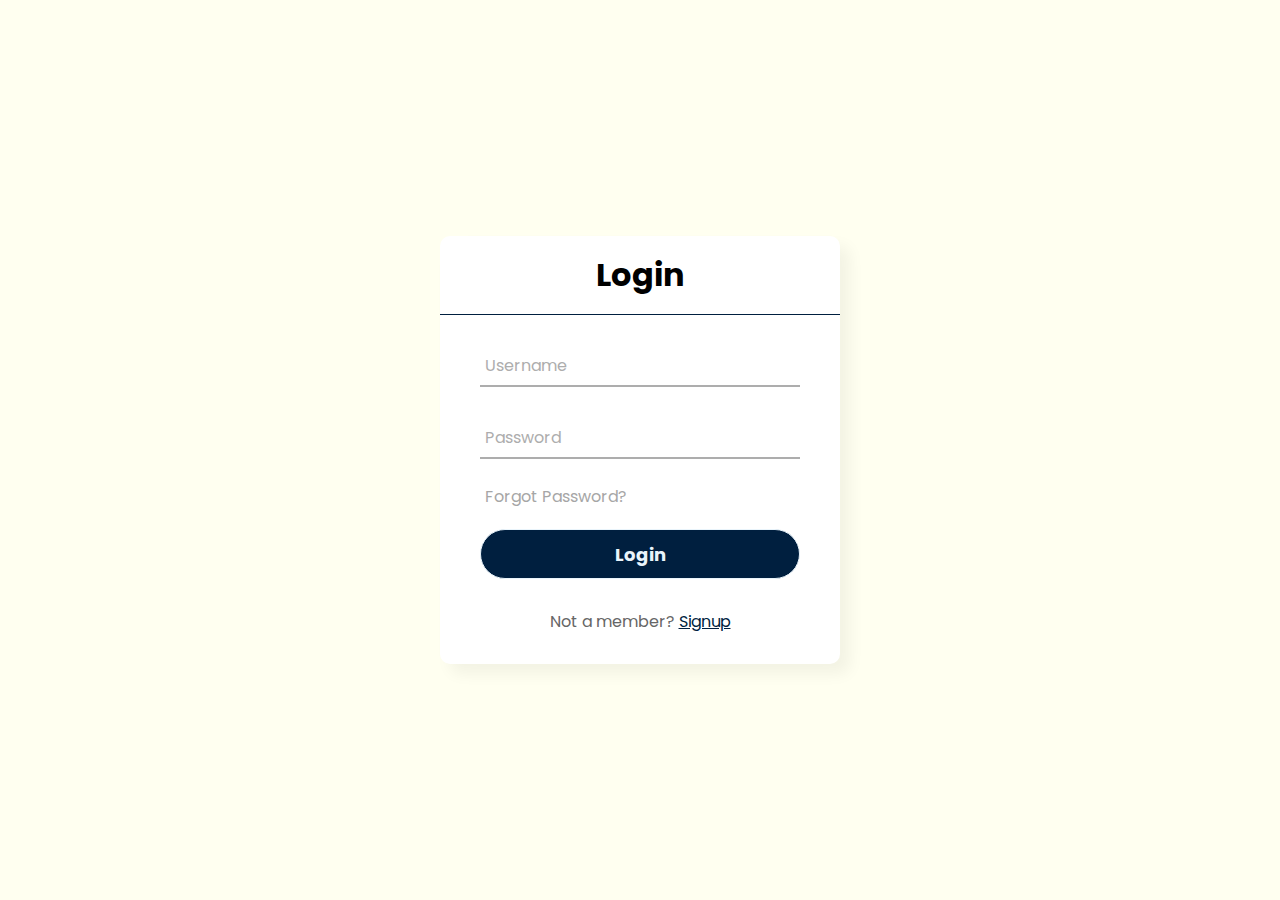
<file: login.html>
<!DOCTYPE html>     
<html lang="en" dir="ltr">
  <head>
    <meta charset="utf-8">
    <meta name="viewport" content="width=device-width, initial-scale=1.0">
    <title>Login 😀</title>
    <link rel="stylesheet" href="https://cdnjs.cloudflare.com/ajax/libs/animate.css/4.1.1/animate.min.css" />
    <link rel="stylesheet" href="login.css">
  </head>
  <body>
    <div class="center animate__animated animate__rollIn">
      <h1>Login</h1>
      <form method="post">
        <div class="txt_field">
          <input type="text" required>
          <span></span>
          <label>Username</label>
        </div>
        <div class="txt_field">
          <input type="password" required>
          <span></span>
          <label>Password</label>
        </div>
        <div class="pass">Forgot Password?</div>
        <input type="submit" value="Login">
        <div class="signup_link">
          Not a member? <a href="./signUp.html">Signup</a>
        </div>
      </form>
    </div>

  </body>
</html>
</file>
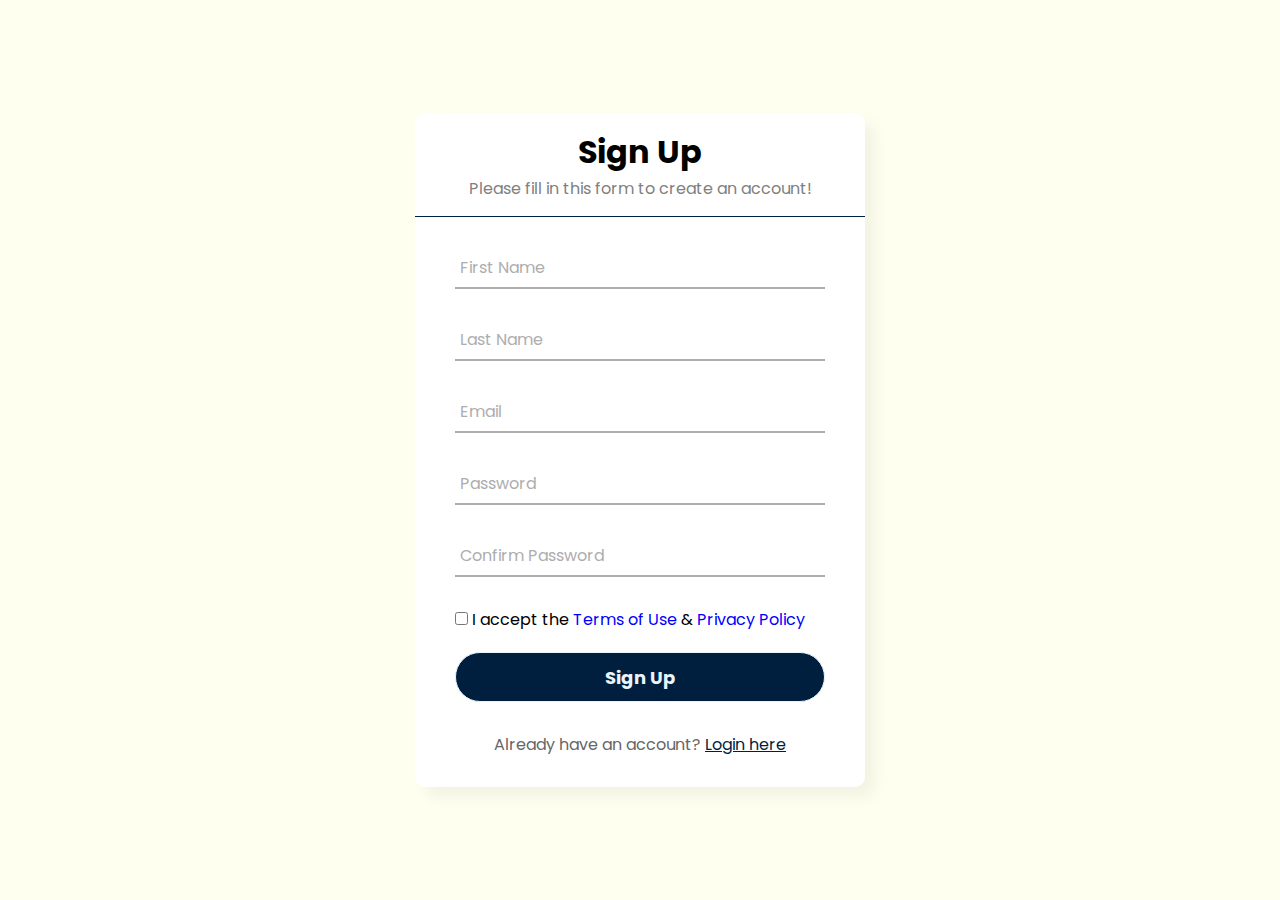
<file: signUp.html>
<!DOCTYPE html>     
<html lang="en" dir="ltr">
  <head>
    <meta charset="utf-8">
    <meta name="viewport" content="width=device-width, initial-scale=1.0">
    <title>Sign Up😀</title>
    <link rel="stylesheet" href="https://cdnjs.cloudflare.com/ajax/libs/animate.css/4.1.1/animate.min.css" />
    <link rel="stylesheet" href="./signUp.css">
  </head>
  <body>
    <div class="center animate__animated animate__rollIn">
        <div class="heading">
            <h1>Sign Up</h1>
            <p>Please fill in this form to create an account!</p>
        </div>
      <form method="post">
        <div class="txt_field">
          <input type="text" required>
          <span></span>
          <label>First Name</label>
        </div>
        <div class="txt_field">
            <input type="text" required>
            <span></span>
            <label>Last Name</label>
          </div>
        <div class="txt_field">
          <input type="email" required>
          <span></span>
          <label>Email</label>
        </div>
        <div class="txt_field">
            <input type="password" required>
            <span></span>
            <label>Password</label>
        </div>
        <div class="txt_field">
            <input type="password" required>
            <span></span>
            <label>Confirm Password</label>
          </div>
          <div class="terms">
            <input type="checkbox" required>
            <span></span>
            <label>I accept the <span class="blue">Terms of Use </span>& <span class="blue">Privacy Policy</span></label>
          </div>
        <input type="submit" value="Sign Up">
        <div class="signup_link">
          Already have an account? <a href="./login.html">Login here</a>
        </div>
      </form>
    </div>

  </body>
</html>
</file>
<file: login.css>
@import url('https://fonts.googleapis.com/css2?family=Noto+Sans:wght@700&family=Poppins:wght@400;500;600&display=swap');
*{
  margin: 0;
  padding: 0;
  box-sizing: border-box;
  font-family: "Poppins", sans-serif;
}
body{
  margin: 0;
  padding: 0;
  background-color: #FFFFF0;
  height: 100vh;
  overflow: hidden;
  display: flex;
  justify-content: center;
  align-items: center;
}
.center{
  /* position: absolute;
  top: 50%;
  left: 50%;
  transform: translate(-50%, -50%); */
  width: 400px;
  background: white;
  border-radius: 10px;
  box-shadow: 10px 10px 15px rgba(0,0,0,0.05);
}
.center h1{
  text-align: center;
  padding: 15px 0;
  border-bottom: #001F3F 1px solid;
}
.center form{
  padding: 0 40px;
  box-sizing: border-box;
}
form .txt_field{
  position: relative;
  border-bottom: 2px solid #adadad;
  margin: 30px 0;
}
.txt_field input{
  width: 100%;
  padding: 0 5px;
  height: 40px;
  font-size: 16px;
  border: none;
  background: none;
  outline: none;
}
.txt_field label{
  position: absolute;
  top: 50%;
  left: 5px;
  color: #adadad;
  transform: translateY(-50%);
  font-size: 16px;
  pointer-events: none;
  transition: .5s;
}
.txt_field span::before{
  content: '';
  position: absolute;
  top: 40px;
  left: 0;
  width: 0%;
  height: 2px;
  background: #001F3F;
  transition: .5s;
}
.txt_field input:focus ~ label,
.txt_field input:valid ~ label{
  top: -5px;
  color: #001F3F;
}
.txt_field input:focus ~ span::before,
.txt_field input:valid ~ span::before{
  width: 100%;
}
.pass{
  margin: -5px 0 20px 5px;
  color: #a6a6a6;
  cursor: pointer;
}
.pass:hover{
  text-decoration: underline;
}
input[type="submit"]{
  width: 100%;
  height: 50px;
  border: 1px solid;
  background: #001F3F;
  border-radius: 25px;
  font-size: 18px;
  color: #e9f4fb;
  font-weight: 700;
  cursor: pointer;
  outline: none;
}
input[type="submit"]:hover{
  border-color: #001F3F;
  transition: .5s;
}
.signup_link{
  margin: 30px 0;
  text-align: center;
  font-size: 16px;
  color: #666666;
}
.signup_link a{
  color: #001F3F;
  text-decoration: underline;
}
.signup_link a:hover{
  text-decoration: underline;
}
@media (max-width : 420px) {
  .center {
    width: 350px;
  }
}
</file>
<file: signUp.css>
@import url('https://fonts.googleapis.com/css2?family=Noto+Sans:wght@700&family=Poppins:wght@400;500;600&display=swap');
*{
  margin: 0;
  padding: 0;
  box-sizing: border-box;
  font-family: "Poppins", sans-serif;
}
body{
  margin: 0;
  padding: 0;
  background-color: #FFFFF0;
  height: 100vh;
  overflow: hidden;
  display: flex;
  justify-content: center;
  align-items: center;
}
.center{
  /* position: absolute;
  top: 50%;
  left: 50%;
  transform: translate(-50%, -50%); */
  width: 450px;
  background: white;
  border-radius: 10px;
  box-shadow: 10px 10px 15px rgba(0,0,0,0.05);
}
.heading{
  text-align: center;
  padding: 15px 0;
  border-bottom: #001F3F 1px solid;
}
.heading p {
    color: grey;
}
.center form{
  padding: 0 40px;
  box-sizing: border-box;
}
form .txt_field{
  position: relative;
  border-bottom: 2px solid #adadad;
  margin: 30px 0;
}
.txt_field input{
  width: 100%;
  padding: 0 5px;
  height: 40px;
  font-size: 14px;
  border: none;
  background: none;
  outline: none;
}
.txt_field label{
  position: absolute;
  top: 50%;
  left: 5px;
  color: #adadad;
  transform: translateY(-50%);
  font-size: 16px;
  pointer-events: none;
  transition: .5s;
}
.txt_field span::before{
  content: '';
  position: absolute;
  top: 40px;
  left: 0;
  width: 0%;
  height: 2px;
  background: #001F3F;
  transition: .5s;
}
.txt_field input:focus ~ label,
.txt_field input:valid ~ label{
  top: -5px;
  color: #001F3F;
}
.txt_field input:focus ~ span::before,
.txt_field input:valid ~ span::before{
  width: 100%;
}
.pass{
  margin: -5px 0 20px 5px;
  color: #a6a6a6;
  cursor: pointer;
}
.pass:hover{
  text-decoration: underline;
}
input[type="submit"]{
  width: 100%;
  height: 50px;
  border: 1px solid;
  background: #001F3F;
  border-radius: 25px;
  font-size: 18px;
  color: #e9f4fb;
  font-weight: 700;
  cursor: pointer;
  outline: none;
}
input[type="submit"]:hover{
  border-color: #001F3F;
  transition: .5s;
}
.signup_link{
  margin: 30px 0;
  text-align: center;
  font-size: 16px;
  color: #666666;
}
.signup_link a{
  color: #001F3F;
  text-decoration: un;
}
.signup_link a:hover{
  text-decoration: underline;
}
.blue {
    color: blue;
    cursor: pointer;
}
.terms {
    margin-bottom: 20px;
}
@media (max-width : 420px) {
  .center {
    width: 350px;
    height: 690px;
  }
}
</file>
